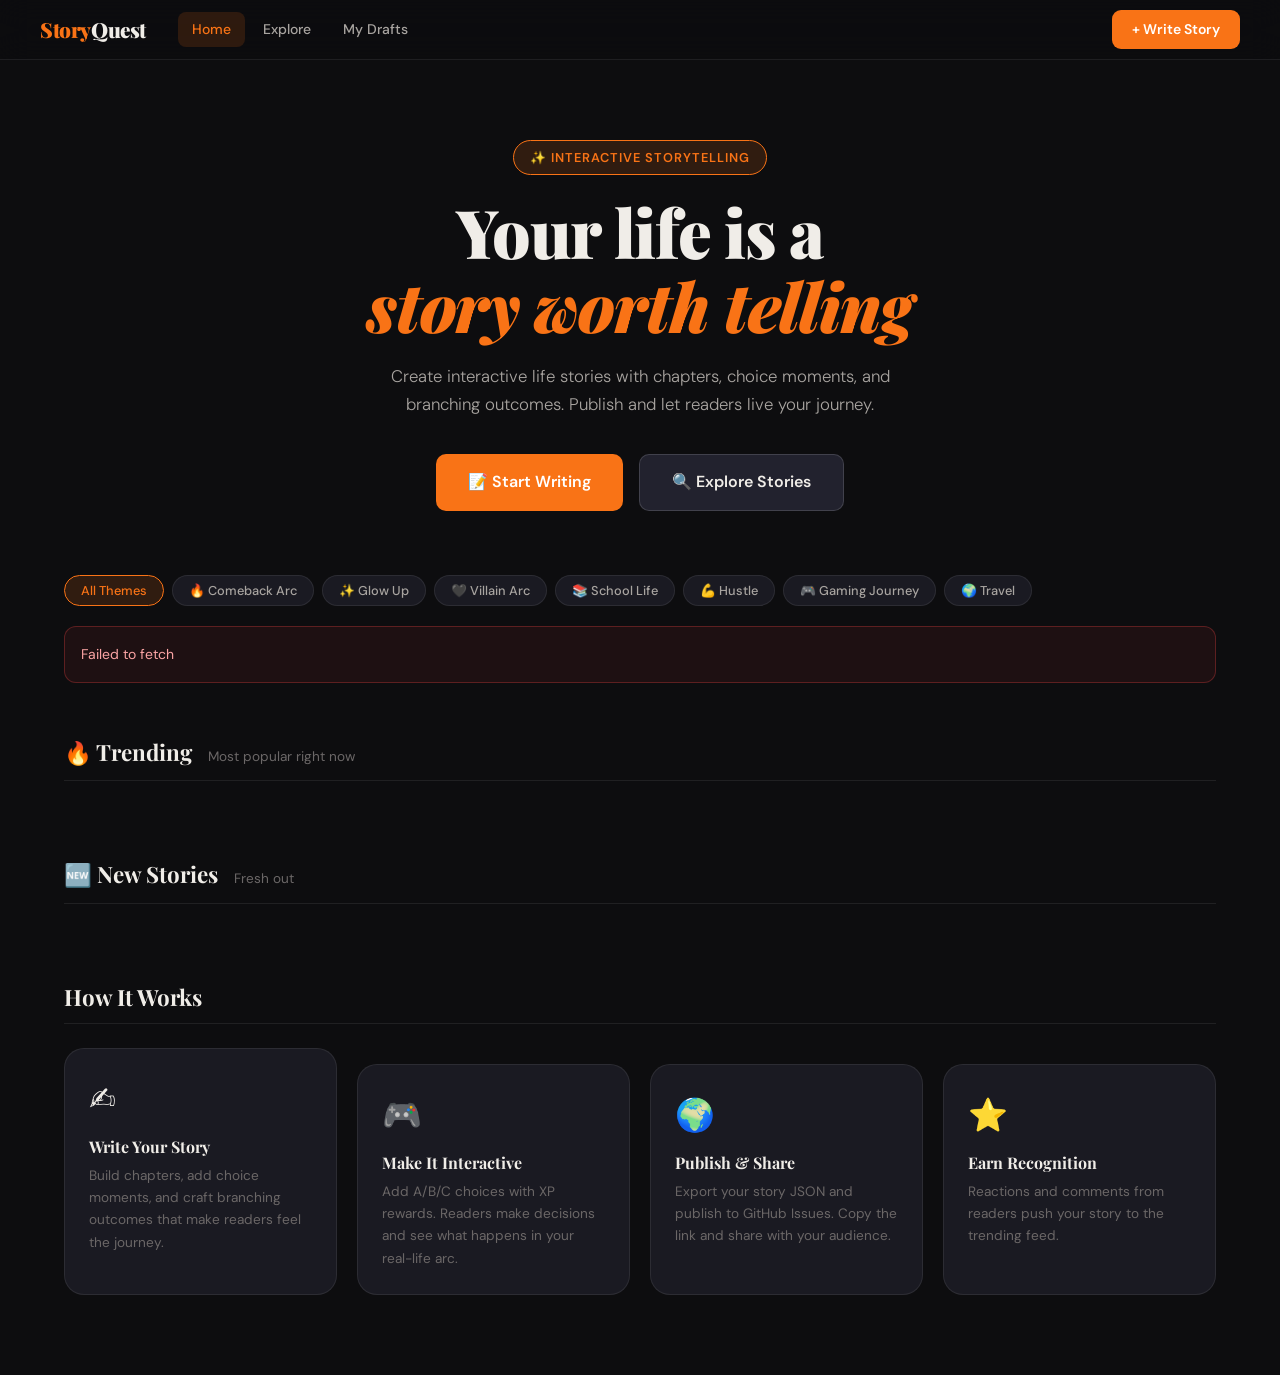
<file: index.html>
<!DOCTYPE html>
<html lang="en">
<head>
  <meta charset="UTF-8" />
  <meta name="viewport" content="width=device-width, initial-scale=1.0" />
  <title>StoryQuest — Live Your Story</title>
  <meta name="description" content="Create interactive life stories with chapters and choice moments. Share your journey with the world." />
  <link rel="stylesheet" href="assets/styles.css?v=13" />
</head>
<body>

<!-- ── Nav ── -->
<nav class="nav">
  <div class="nav__inner">
    <a class="nav__logo" href="index.html">Story<span>Quest</span></a>
    <div class="nav__links">
      <a class="nav__link" href="index.html">Home</a>
      <a class="nav__link" href="explore.html">Explore</a>
      <a class="nav__link" href="me.html">My Drafts</a>
    </div>
    <a class="nav__cta" href="editor.html">+ Write Story</a>
  </div>
</nav>

<!-- ── Hero ── -->
<div class="page">
  <section class="hero">
    <span class="hero__eyebrow">✨ Interactive Storytelling</span>
    <h1 class="hero__title">Your life is a<br><em>story worth telling</em></h1>
    <p class="hero__sub">Create interactive life stories with chapters, choice moments, and branching outcomes. Publish and let readers live your journey.</p>
    <div class="hero__actions">
      <a class="btn btn--primary" href="editor.html" style="font-size:1rem;padding:14px 32px">📝 Start Writing</a>
      <a class="btn btn--secondary" href="explore.html" style="font-size:1rem;padding:14px 32px">🔍 Explore Stories</a>
    </div>
  </section>

  <!-- Theme pill filters -->
  <div class="filter-pill-row" id="theme-pills">
    <button class="filter-pill filter-pill--active" data-theme="">All Themes</button>
  </div>

  <!-- Error banner -->
  <div class="error-banner hidden" id="feed-error"></div>

  <!-- Trending -->
  <section class="section" id="section-trending">
    <div class="section__header">
      <h2 class="section__title">🔥 Trending</h2>
      <span class="section__sub">Most popular right now</span>
    </div>
    <div class="stories-grid" id="grid-trending"></div>
  </section>

  <!-- New -->
  <section class="section" id="section-new">
    <div class="section__header">
      <h2 class="section__title">🆕 New Stories</h2>
      <span class="section__sub">Fresh out</span>
    </div>
    <div class="stories-grid" id="grid-new"></div>
    <div class="load-more-wrap">
      <button class="btn btn--secondary hidden" id="load-more-btn">Load More</button>
    </div>
  </section>

  <!-- How it works -->
  <section class="section">
    <div class="section__header">
      <h2 class="section__title">How It Works</h2>
    </div>
    <div style="display:grid;grid-template-columns:repeat(auto-fill,minmax(220px,1fr));gap:20px">
      <div class="card">
        <div style="font-size:2rem;margin-bottom:12px">✍️</div>
        <h3 style="margin-bottom:8px;font-size:1rem">Write Your Story</h3>
        <p class="text-muted" style="font-size:0.85rem">Build chapters, add choice moments, and craft branching outcomes that make readers feel the journey.</p>
      </div>
      <div class="card">
        <div style="font-size:2rem;margin-bottom:12px">🎮</div>
        <h3 style="margin-bottom:8px;font-size:1rem">Make It Interactive</h3>
        <p class="text-muted" style="font-size:0.85rem">Add A/B/C choices with XP rewards. Readers make decisions and see what happens in your real-life arc.</p>
      </div>
      <div class="card">
        <div style="font-size:2rem;margin-bottom:12px">🌍</div>
        <h3 style="margin-bottom:8px;font-size:1rem">Publish &amp; Share</h3>
        <p class="text-muted" style="font-size:0.85rem">Export your story JSON and publish to GitHub Issues. Copy the link and share with your audience.</p>
      </div>
      <div class="card">
        <div style="font-size:2rem;margin-bottom:12px">⭐</div>
        <h3 style="margin-bottom:8px;font-size:1rem">Earn Recognition</h3>
        <p class="text-muted" style="font-size:0.85rem">Reactions and comments from readers push your story to the trending feed.</p>
      </div>
    </div>
  </section>
</div>

<script src="assets/config.js?v=13"></script>
<script src="assets/app.js?v=13"></script>
<script src="assets/storage.js?v=13"></script>
<script src="assets/github.js?v=13"></script>
<script src="assets/feed.js?v=13"></script>
<script>
(function () {
  setActiveNav();

  // Build theme pills
  const pillRow = document.getElementById("theme-pills");
  THEMES.forEach(t => {
    const btn = document.createElement("button");
    btn.className   = "filter-pill";
    btn.dataset.theme = t.id;
    btn.textContent = `${t.emoji} ${t.label}`;
    pillRow.appendChild(btn);
  });

  let activeTheme = "";

  pillRow.querySelectorAll(".filter-pill").forEach(pill => {
    pill.addEventListener("click", () => {
      pillRow.querySelectorAll(".filter-pill").forEach(p => p.classList.remove("filter-pill--active"));
      pill.classList.add("filter-pill--active");
      activeTheme = pill.dataset.theme || "";
      loadAll();
    });
  });

  // Trending grid
  const gridTrending = document.getElementById("grid-trending");
  const gridNew      = document.getElementById("grid-new");
  const loadMoreBtn  = document.getElementById("load-more-btn");
  const errorBanner  = document.getElementById("feed-error");

  let trendingStories = [];
  let newPage         = 1;
  let newHasMore      = false;
  let newLoading      = false;

  async function loadAll() {
    newPage = 1;
    gridTrending.innerHTML = spinnerHtml();
    gridNew.innerHTML      = spinnerHtml();
    loadMoreBtn.classList.add("hidden");
    errorBanner.classList.add("hidden");

    try {
      const { stories } = await fetchPublishedStories({ page: 1, perPage: 20, themeFilter: activeTheme });

      // Trending: top 4 by score
      trendingStories = [...stories].sort((a, b) => trendingScore(b) - trendingScore(a)).slice(0, 4);
      renderGrid(gridTrending, trendingStories);

      // New: sorted by date
      const newStories = [...stories].sort((a, b) =>
        new Date(b._updatedAt || b.updatedAt) - new Date(a._updatedAt || a.updatedAt)
      );
      renderGrid(gridNew, newStories);

      newHasMore = stories.length >= 20;
      loadMoreBtn.classList.toggle("hidden", !newHasMore);
    } catch (err) {
      errorBanner.textContent = err.message;
      errorBanner.classList.remove("hidden");
      gridTrending.innerHTML = "";
      gridNew.innerHTML      = "";
    }
  }

  function renderGrid(el, list) {
    if (!list.length) {
      el.innerHTML = `<div class="empty-state" style="grid-column:1/-1">
        <div class="empty-state__icon">📖</div>
        <div class="empty-state__title">No stories yet</div>
        <p style="font-size:0.85rem">Be the first — <a href="editor.html" class="text-accent">write one!</a></p>
      </div>`;
      return;
    }
    el.innerHTML = list.map(s => storyCardHtml(s, `s.html?id=${s._issueNumber}`)).join("");
  }

  loadMoreBtn.addEventListener("click", async () => {
    if (newLoading || !newHasMore) return;
    newLoading = true;
    loadMoreBtn.disabled = true;
    try {
      newPage++;
      const { stories, hasMore } = await fetchPublishedStories({
        page: newPage, perPage: 12, themeFilter: activeTheme
      });
      newHasMore = hasMore;
      const newItems = [...stories].sort((a, b) =>
        new Date(b._updatedAt || b.updatedAt) - new Date(a._updatedAt || a.updatedAt)
      );
      newItems.forEach(s => {
        gridNew.insertAdjacentHTML("beforeend", storyCardHtml(s, `s.html?id=${s._issueNumber}`));
      });
      loadMoreBtn.classList.toggle("hidden", !newHasMore);
    } catch (err) {
      showToast(err.message, "error");
    } finally {
      newLoading = false;
      loadMoreBtn.disabled = false;
    }
  });

  loadAll();
})();
</script>
</body>
</html>
</file>
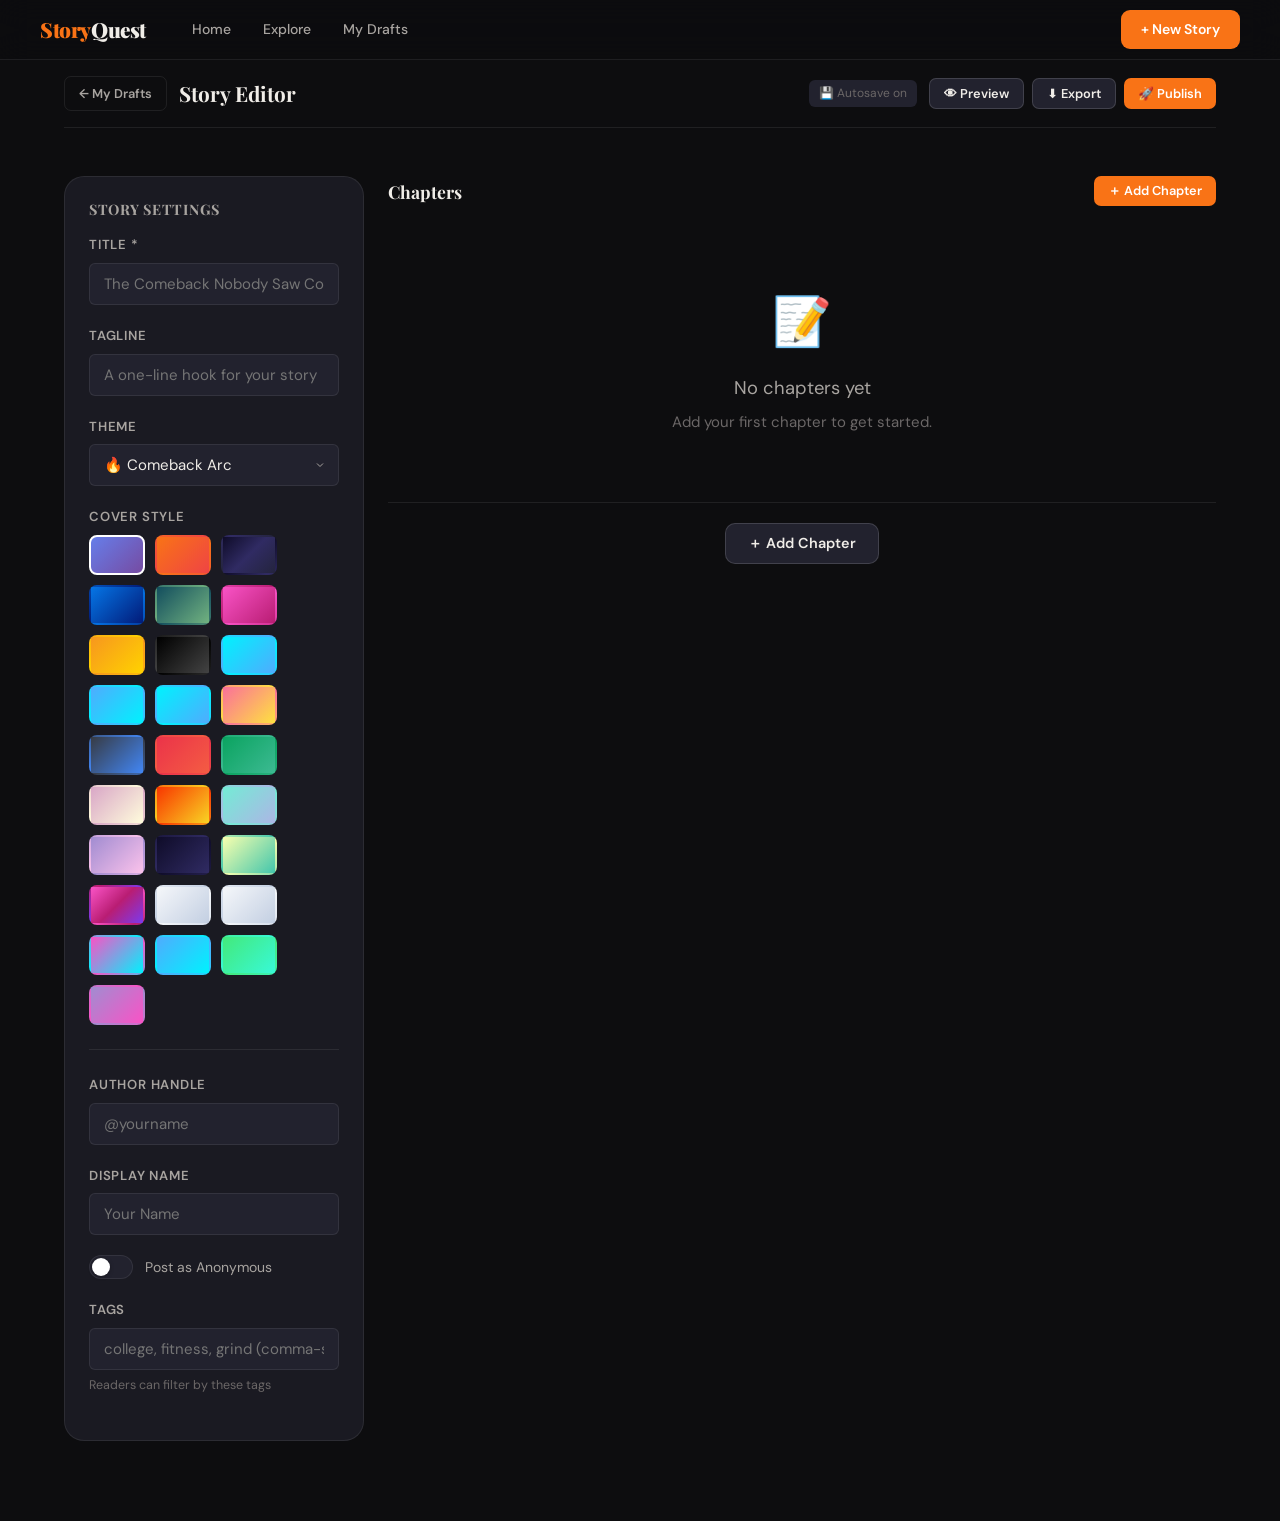
<file: editor.html>
<!DOCTYPE html>
<html lang="en">
<head>
  <meta charset="UTF-8" />
  <meta name="viewport" content="width=device-width, initial-scale=1.0" />
  <title>Story Editor — StoryQuest</title>
  <link rel="stylesheet" href="assets/styles.css?v=13" />
  <style>
    body { background: var(--bg); }
    .editor-page { padding: 0 24px 80px; max-width: var(--max-w); margin: 0 auto; }
  </style>
</head>
<body>

<nav class="nav">
  <div class="nav__inner">
    <a class="nav__logo" href="index.html">Story<span>Quest</span></a>
    <div class="nav__links">
      <a class="nav__link" href="index.html">Home</a>
      <a class="nav__link" href="explore.html">Explore</a>
      <a class="nav__link" href="me.html">My Drafts</a>
    </div>
    <a class="nav__cta" href="editor.html">+ New Story</a>
  </div>
</nav>

<div class="editor-page">
  <!-- Topbar -->
  <div class="editor-topbar">
    <a class="btn btn--ghost btn--sm" href="me.html">← My Drafts</a>
    <h1 id="editor-heading">Story Editor</h1>
    <span class="autosave-badge" id="autosave-badge">💾 Autosave on</span>
    <div style="display:flex;gap:8px;margin-left:auto">
      <button class="btn btn--secondary btn--sm" onclick="previewStory()">👁 Preview</button>
      <button class="btn btn--secondary btn--sm" onclick="exportStory()">⬇ Export</button>
      <button class="btn btn--primary btn--sm"   onclick="showPublishPanel()">🚀 Publish</button>
    </div>
  </div>

  <div class="editor-layout">
    <!-- Sidebar: story meta -->
    <aside class="editor-sidebar">
      <div class="card">
        <h3 style="font-size:0.9rem;font-weight:700;margin-bottom:16px;color:var(--text2);text-transform:uppercase;letter-spacing:0.05em">Story Settings</h3>

        <div class="form-group">
          <label class="form-label">Title *</label>
          <input class="form-input" id="ed-title" placeholder="The Comeback Nobody Saw Coming" />
        </div>

        <div class="form-group">
          <label class="form-label">Tagline</label>
          <input class="form-input" id="ed-tagline" placeholder="A one-line hook for your story" />
        </div>

        <div class="form-group">
          <label class="form-label">Theme</label>
          <select class="form-select" id="ed-theme"></select>
        </div>

        <div class="form-group">
          <label class="form-label">Cover Style</label>
          <div class="cover-picker" id="cover-swatches"></div>
        </div>

        <hr class="divider" />

        <div class="form-group">
          <label class="form-label">Author Handle</label>
          <input class="form-input" id="ed-handle" placeholder="@yourname" />
        </div>

        <div class="form-group">
          <label class="form-label">Display Name</label>
          <input class="form-input" id="ed-displayname" placeholder="Your Name" />
        </div>

        <div class="form-group">
          <div class="toggle-wrap">
            <input type="checkbox" class="toggle" id="ed-anon" />
            <label class="toggle-label" for="ed-anon">Post as Anonymous</label>
          </div>
        </div>

        <div class="form-group">
          <label class="form-label">Tags</label>
          <input class="form-input" id="ed-tags" placeholder="college, fitness, grind (comma-separated)" />
          <p class="form-hint">Readers can filter by these tags</p>
        </div>
      </div>
    </aside>

    <!-- Main: chapters -->
    <main class="editor-main">
      <div style="display:flex;justify-content:space-between;align-items:center;margin-bottom:20px">
        <h2 style="font-size:1.1rem;font-weight:700">Chapters</h2>
        <button class="btn btn--primary btn--sm" onclick="addChapter()">＋ Add Chapter</button>
      </div>

      <div id="chapters-container">
        <!-- Populated by editor.js -->
      </div>

      <div style="text-align:center;padding:20px 0;border-top:1px solid var(--border);margin-top:12px">
        <button class="btn btn--secondary" onclick="addChapter()">＋ Add Chapter</button>
      </div>

      <!-- Publish panel -->
      <div class="publish-panel hidden" id="publish-panel">
        <h2>🚀 How to Publish</h2>
        <p class="text-muted" style="font-size:0.875rem;margin-bottom:20px">
          StoryQuest uses GitHub Issues as its database. Follow these steps to make your story public:
        </p>

        <ol class="publish-steps">
          <li>
            Open the StoryQuest GitHub repository:
            <a href="https://github.com/TheshanBMR/StoryQuest/issues/new" target="_blank" rel="noopener">
              github.com/TheshanBMR/StoryQuest → Issues → New Issue
            </a>
          </li>
          <li>
            Set the issue <strong>Title</strong> to:
            <code style="background:var(--bg3);padding:2px 6px;border-radius:4px;font-size:0.85rem" id="issue-title-sug"></code>
          </li>
          <li>
            Copy the template below and paste it as the issue <strong>body</strong>:
          </li>
          <li>
            Add these <strong>Labels</strong>: <code style="background:var(--bg3);padding:2px 6px;border-radius:4px;font-size:0.85rem">published</code>, your theme label, and any tag labels.
          </li>
          <li>
            Click <strong>Submit new issue</strong>. Note the issue number (e.g., #42).
          </li>
          <li>
            Your story will be live at:
            <code style="background:var(--bg3);padding:2px 6px;border-radius:4px;font-size:0.85rem">
              https://theshanbmr.github.io/StoryQuest/s.html?id=ISSUE_NUMBER
            </code>
          </li>
        </ol>

        <div style="display:flex;justify-content:space-between;align-items:center;margin:16px 0 8px">
          <strong style="font-size:0.9rem">Issue Template</strong>
          <button class="btn btn--secondary btn--sm" onclick="copyIssueTemplate()">📋 Copy Template</button>
        </div>
        <div class="code-block" id="issue-template-code"></div>

        <hr class="divider" />

        <!-- OAuth Placeholder -->
        <div class="oauth-placeholder">
          <strong>🔮 Coming Soon: One-Click Publish</strong>
          This module will support GitHub OAuth / Device Flow to post the issue automatically.
          When implemented, replace this block with the OAuth init code and remove the manual steps above.
          <!-- OAUTH_PLACEHOLDER_MODULE_START -->
          <!-- Steps: 1) Redirect to GitHub OAuth  2) Exchange code for token  3) POST /repos/:owner/:repo/issues -->
          <!-- Do NOT store secrets here. Use GitHub Actions or a proxy if token exchange is needed. -->
          <!-- OAUTH_PLACEHOLDER_MODULE_END -->
        </div>
      </div>

    </main>
  </div><!-- /editor-layout -->
</div>

<script src="assets/config.js?v=13"></script>
<script src="assets/app.js?v=13"></script>
<script src="assets/storage.js?v=13"></script>
<script src="assets/github.js?v=13"></script>
<script src="assets/editor.js?v=13"></script>
<script>
(function () {
  setActiveNav();

  // Populate theme select
  const themeSelect = document.getElementById("ed-theme");
  THEMES.forEach(t => {
    const opt  = document.createElement("option");
    opt.value  = t.id;
    opt.textContent = `${t.emoji} ${t.label}`;
    themeSelect.appendChild(opt);
  });

  editorInit();
})();
</script>
</body>
</html>
</file>
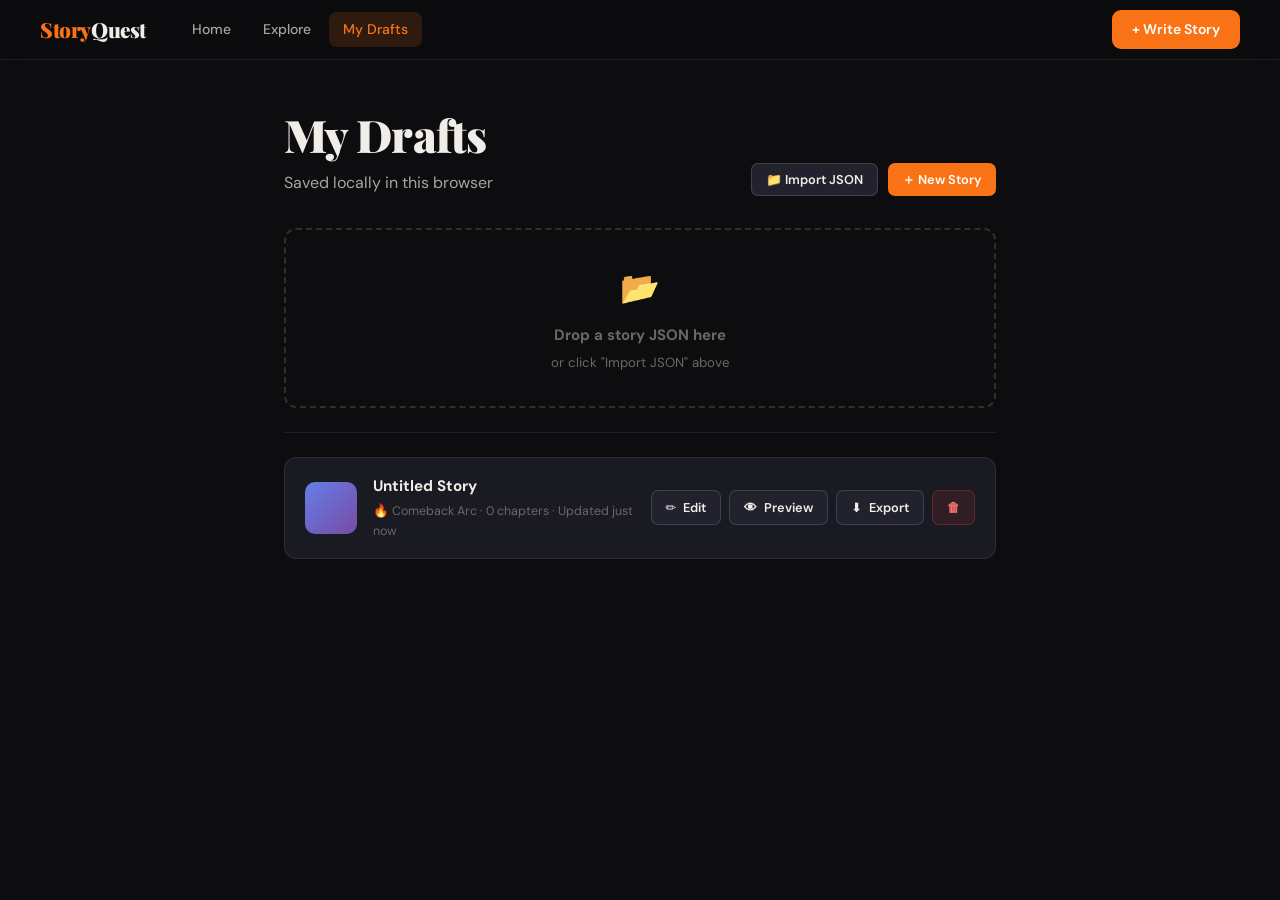
<file: me.html>
<!DOCTYPE html>
<html lang="en">
<head>
  <meta charset="UTF-8" />
  <meta name="viewport" content="width=device-width, initial-scale=1.0" />
  <title>My Drafts — StoryQuest</title>
  <link rel="stylesheet" href="assets/styles.css?v=13" />
</head>
<body>

<nav class="nav">
  <div class="nav__inner">
    <a class="nav__logo" href="index.html">Story<span>Quest</span></a>
    <div class="nav__links">
      <a class="nav__link" href="index.html">Home</a>
      <a class="nav__link" href="explore.html">Explore</a>
      <a class="nav__link" href="me.html">My Drafts</a>
    </div>
    <a class="nav__cta" href="editor.html">+ Write Story</a>
  </div>
</nav>

<div class="page--narrow">
  <div class="page-header" style="display:flex;align-items:flex-end;justify-content:space-between;flex-wrap:wrap;gap:16px">
    <div>
      <h1>My Drafts</h1>
      <p>Saved locally in this browser</p>
    </div>
    <div style="display:flex;gap:10px">
      <button class="btn btn--secondary btn--sm" id="import-btn">📁 Import JSON</button>
      <a class="btn btn--primary btn--sm" href="editor.html">＋ New Story</a>
    </div>
  </div>

  <!-- Import zone -->
  <div class="import-zone" id="import-zone">
    <div style="font-size:2rem;margin-bottom:8px">📂</div>
    <strong>Drop a story JSON here</strong>
    <p style="font-size:0.83rem;margin-top:4px">or click "Import JSON" above</p>
  </div>
  <input type="file" id="import-file-input" accept=".json,application/json" style="display:none" />

  <hr class="divider" />

  <!-- Drafts list -->
  <div id="drafts-list"></div>
</div>

<script src="assets/config.js?v=13"></script>
<script src="assets/app.js?v=13"></script>
<script src="assets/storage.js?v=13"></script>
<script src="assets/github.js?v=13"></script>
<script>
(function () {
  setActiveNav();

  const draftsList   = document.getElementById("drafts-list");
  const importZone   = document.getElementById("import-zone");
  const importBtn    = document.getElementById("import-btn");
  const importInput  = document.getElementById("import-file-input");

  function renderDrafts() {
    const drafts = listDrafts();
    if (!drafts.length) {
      draftsList.innerHTML = `
        <div class="empty-state">
          <div class="empty-state__icon">📝</div>
          <div class="empty-state__title">No drafts yet</div>
          <p style="margin-bottom:20px">Start writing your first story.</p>
          <a class="btn btn--primary" href="editor.html">✍️ Create Story</a>
        </div>`;
      return;
    }

    draftsList.innerHTML = drafts.map(story => {
      const theme = themeById(story.theme);
      const cover = coverCss(story.coverStyle);
      const chapters = (story.chapters || []).length;
      return `
        <div class="draft-item" data-id="${escHtml(story.id)}">
          <div class="draft-cover-thumb" style="background:${cover}"></div>
          <div class="draft-info">
            <div class="draft-title">${escHtml(story.title || "Untitled Story")}</div>
            <div class="draft-meta">
              ${escHtml(theme.emoji)} ${escHtml(theme.label)} &middot;
              ${chapters} chapter${chapters !== 1 ? "s" : ""} &middot;
              Updated ${timeAgo(story.updatedAt)}
            </div>
          </div>
          <div class="draft-actions">
            <a class="btn btn--secondary btn--sm" href="editor.html?draft=${escHtml(story.id)}">
              ✏️ <span>Edit</span>
            </a>
            <button class="btn btn--secondary btn--sm" onclick="previewDraft('${escHtml(story.id)}')">
              👁 <span>Preview</span>
            </button>
            <button class="btn btn--secondary btn--sm" onclick="exportDraft('${escHtml(story.id)}')">
              ⬇ <span>Export</span>
            </button>
            <button class="btn btn--danger btn--sm" onclick="removeDraft('${escHtml(story.id)}')">
              🗑
            </button>
          </div>
        </div>`;
    }).join("");
  }

  window.previewDraft = (id) => {
    window.open(`s.html?draft=${id}`, "_blank");
  };

  window.exportDraft = (id) => {
    const story = getDraft(id);
    if (story) exportDraftJSON(story);
  };

  window.removeDraft = (id) => {
    if (!confirm("Delete this draft? This cannot be undone.")) return;
    deleteDraft(id);
    showToast("Draft deleted");
    renderDrafts();
  };

  // ── Import ────────────────────────────────────────────────
  function handleImport(file) {
    if (!file || !file.name.endsWith(".json")) {
      showToast("Please select a .json file", "error");
      return;
    }
    importDraftJSON(file, (err, story) => {
      if (err) { showToast("Import failed: " + err.message, "error"); return; }
      showToast(`"${story.title || "Story"}" imported!`, "success");
      renderDrafts();
    });
  }

  importBtn.addEventListener("click", () => importInput.click());
  importInput.addEventListener("change", e => {
    if (e.target.files[0]) handleImport(e.target.files[0]);
    importInput.value = "";
  });

  // Drag-and-drop
  importZone.addEventListener("dragover", e => { e.preventDefault(); importZone.classList.add("import-zone--drag"); });
  importZone.addEventListener("dragleave", () => importZone.classList.remove("import-zone--drag"));
  importZone.addEventListener("drop", e => {
    e.preventDefault();
    importZone.classList.remove("import-zone--drag");
    const file = e.dataTransfer.files[0];
    if (file) handleImport(file);
  });
  importZone.addEventListener("click", () => importInput.click());

  renderDrafts();
})();
</script>
</body>
</html>
</file>
<file: assets/styles.css>
/* ============================================================
   StoryQuest — Global Styles
   Aesthetic: Dark editorial with amber/coral accent, cinematic
   ============================================================ */

@import url('https://fonts.googleapis.com/css2?family=Playfair+Display:ital,wght@0,700;0,900;1,700&family=DM+Sans:ital,opsz,wght@0,9..40,300;0,9..40,400;0,9..40,500;0,9..40,600;1,9..40,400&display=swap');

/* ── Reset ──────────────────────────────────────────────── */
*, *::before, *::after { box-sizing: border-box; margin: 0; padding: 0; }
html { scroll-behavior: smooth; }
img  { max-width: 100%; display: block; }

/* ── Variables ───────────────────────────────────────────── */
:root {
  --bg:         #0d0d0f;
  --bg2:        #141418;
  --bg3:        #1e1e24;
  --surface:    #1a1a22;
  --surface2:   #22222e;
  --border:     rgba(255,255,255,0.08);
  --border2:    rgba(255,255,255,0.14);

  --accent:     #f97316;
  --accent2:    #fb923c;
  --accent-dim: rgba(249,115,22,0.15);
  --gold:       #fbbf24;
  --teal:       #2dd4bf;
  --lavender:   #a78bfa;

  --text:       #f0ede8;
  --text2:      #a8a4a0;
  --text3:      #6b6767;

  --font-display: 'Playfair Display', Georgia, serif;
  --font-body:    'DM Sans', system-ui, sans-serif;

  --radius:     12px;
  --radius-lg:  20px;
  --radius-sm:  6px;
  --shadow:     0 8px 32px rgba(0,0,0,0.5);
  --shadow-sm:  0 2px 12px rgba(0,0,0,0.35);

  --nav-h:      60px;
  --max-w:      1200px;
  --content-w:  760px;
}

/* ── Base ────────────────────────────────────────────────── */
body {
  background: var(--bg);
  color: var(--text);
  font-family: var(--font-body);
  font-size: 15px;
  line-height: 1.65;
  min-height: 100vh;
  -webkit-font-smoothing: antialiased;
}

a { color: inherit; text-decoration: none; }
button { cursor: pointer; font-family: inherit; }
input, textarea, select {
  font-family: inherit;
  font-size: inherit;
  color: var(--text);
}

h1,h2,h3,h4 { font-family: var(--font-display); line-height: 1.2; }

/* ── Nav ─────────────────────────────────────────────────── */
.nav {
  position: sticky; top: 0; z-index: 100;
  height: var(--nav-h);
  background: rgba(13,13,15,0.92);
  backdrop-filter: blur(16px);
  border-bottom: 1px solid var(--border);
  display: flex; align-items: center;
  padding: 0 24px;
}
.nav__inner {
  max-width: var(--max-w);
  width: 100%;
  margin: 0 auto;
  display: flex; align-items: center; gap: 32px;
}
.nav__logo {
  font-family: var(--font-display);
  font-size: 1.3rem;
  font-weight: 900;
  color: var(--accent);
  letter-spacing: -0.02em;
  white-space: nowrap;
}
.nav__logo span { color: var(--text); }
.nav__links {
  display: flex; align-items: center; gap: 4px;
  flex: 1;
}
.nav__link {
  padding: 6px 14px;
  border-radius: 8px;
  font-size: 0.875rem;
  font-weight: 500;
  color: var(--text2);
  transition: color 0.18s, background 0.18s;
}
.nav__link:hover { color: var(--text); background: var(--surface2); }
.nav__link--active { color: var(--accent); background: var(--accent-dim); }
.nav__cta {
  margin-left: auto;
  padding: 8px 20px;
  background: var(--accent);
  color: #fff;
  border-radius: 9px;
  font-size: 0.875rem;
  font-weight: 600;
  transition: background 0.18s, transform 0.12s;
  white-space: nowrap;
}
.nav__cta:hover { background: var(--accent2); transform: translateY(-1px); }

/* ── Page wrapper ────────────────────────────────────────── */
.page { max-width: var(--max-w); margin: 0 auto; padding: 0 24px 80px; }
.page--narrow { max-width: var(--content-w); margin: 0 auto; padding: 0 24px 80px; }

/* ── Hero ────────────────────────────────────────────────── */
.hero {
  padding: 80px 0 64px;
  text-align: center;
  position: relative;
}
.hero__eyebrow {
  display: inline-block;
  padding: 6px 16px;
  background: var(--accent-dim);
  border: 1px solid var(--accent);
  border-radius: 100px;
  font-size: 0.8rem;
  font-weight: 600;
  color: var(--accent);
  letter-spacing: 0.08em;
  text-transform: uppercase;
  margin-bottom: 20px;
}
.hero__title {
  font-size: clamp(2.4rem, 6vw, 4.2rem);
  font-weight: 900;
  line-height: 1.1;
  margin-bottom: 20px;
  letter-spacing: -0.02em;
}
.hero__title em { color: var(--accent); font-style: italic; }
.hero__sub {
  max-width: 540px;
  margin: 0 auto 36px;
  color: var(--text2);
  font-size: 1.05rem;
  font-weight: 300;
}
.hero__actions { display: flex; gap: 16px; justify-content: center; flex-wrap: wrap; }

/* ── Section ─────────────────────────────────────────────── */
.section { margin-top: 56px; }
.section__header {
  display: flex; align-items: baseline; gap: 16px;
  margin-bottom: 24px;
  border-bottom: 1px solid var(--border);
  padding-bottom: 12px;
}
.section__title {
  font-size: 1.4rem;
  font-weight: 700;
  color: var(--text);
}
.section__sub { font-size: 0.85rem; color: var(--text3); }

/* ── Grid ────────────────────────────────────────────────── */
.stories-grid {
  display: grid;
  grid-template-columns: repeat(auto-fill, minmax(280px, 1fr));
  gap: 24px;
}

/* ── Story Card ──────────────────────────────────────────── */
.story-card {
  display: flex; flex-direction: column;
  background: var(--surface);
  border: 1px solid var(--border);
  border-radius: var(--radius-lg);
  overflow: hidden;
  transition: transform 0.2s, box-shadow 0.2s, border-color 0.2s;
}
.story-card:hover {
  transform: translateY(-4px);
  box-shadow: var(--shadow);
  border-color: var(--border2);
}
.story-card__cover {
  height: 140px;
  position: relative;
  display: flex; align-items: flex-end;
  padding: 12px;
}
.theme-badge {
  display: inline-flex;
  align-items: center;
  gap: 5px;
  padding: 4px 10px;
  background: rgba(0,0,0,0.55);
  border-radius: 100px;
  font-size: 0.75rem;
  font-weight: 600;
  color: #fff;
  backdrop-filter: blur(6px);
}
.story-card__body { padding: 16px; flex: 1; display: flex; flex-direction: column; }
.story-card__title {
  font-size: 1.05rem;
  font-weight: 700;
  color: var(--text);
  margin-bottom: 4px;
  line-height: 1.3;
  display: -webkit-box;
  -webkit-line-clamp: 2;
  -webkit-box-orient: vertical;
  overflow: hidden;
}
.story-card__tagline {
  font-size: 0.82rem;
  color: var(--text2);
  flex: 1;
  display: -webkit-box;
  -webkit-line-clamp: 2;
  -webkit-box-orient: vertical;
  overflow: hidden;
  margin-bottom: 10px;
}
.story-card__meta {
  display: flex; justify-content: space-between;
  font-size: 0.78rem; color: var(--text3);
  margin-bottom: 6px;
}
.story-card__stats {
  display: flex; gap: 12px;
  font-size: 0.78rem; color: var(--text3);
}

/* ── Buttons ─────────────────────────────────────────────── */
.btn {
  display: inline-flex; align-items: center; gap: 7px;
  padding: 10px 22px;
  border-radius: 10px;
  border: none;
  font-size: 0.9rem;
  font-weight: 600;
  transition: all 0.18s;
  cursor: pointer;
}
.btn--primary {
  background: var(--accent);
  color: #fff;
}
.btn--primary:hover { background: var(--accent2); transform: translateY(-1px); }
.btn--secondary {
  background: var(--surface2);
  color: var(--text);
  border: 1px solid var(--border2);
}
.btn--secondary:hover { background: var(--bg3); transform: translateY(-1px); }
.btn--ghost {
  background: transparent;
  color: var(--text2);
  border: 1px solid var(--border);
}
.btn--ghost:hover { color: var(--text); border-color: var(--border2); }
.btn--danger {
  background: rgba(239,68,68,0.1);
  color: #f87171;
  border: 1px solid rgba(239,68,68,0.25);
}
.btn--danger:hover { background: rgba(239,68,68,0.2); }
.btn--sm { padding: 6px 14px; font-size: 0.8rem; border-radius: 7px; }
.btn--icon { padding: 8px; border-radius: 8px; }
.btn:disabled { opacity: 0.45; cursor: not-allowed; }

/* ── Form elements ───────────────────────────────────────── */
.form-group { margin-bottom: 20px; }
.form-label {
  display: block;
  font-size: 0.82rem;
  font-weight: 600;
  color: var(--text2);
  text-transform: uppercase;
  letter-spacing: 0.06em;
  margin-bottom: 7px;
}
.form-input, .form-textarea, .form-select {
  width: 100%;
  background: var(--surface2);
  border: 1px solid var(--border);
  border-radius: var(--radius-sm);
  padding: 10px 14px;
  color: var(--text);
  transition: border-color 0.18s, box-shadow 0.18s;
  outline: none;
}
.form-input:focus,
.form-textarea:focus,
.form-select:focus {
  border-color: var(--accent);
  box-shadow: 0 0 0 3px var(--accent-dim);
}
.form-textarea { resize: vertical; min-height: 120px; line-height: 1.6; }
.form-select { appearance: none; background-image: url("data:image/svg+xml,%3Csvg xmlns='http://www.w3.org/2000/svg' width='12' height='12' viewBox='0 0 24 24' fill='none' stroke='%23a8a4a0' stroke-width='2'%3E%3Cpolyline points='6 9 12 15 18 9'/%3E%3C/svg%3E"); background-repeat: no-repeat; background-position: right 12px center; padding-right: 36px; }
.form-hint { font-size: 0.78rem; color: var(--text3); margin-top: 5px; }
.form-row { display: grid; grid-template-columns: 1fr 1fr; gap: 16px; }

/* Toggle */
.toggle-wrap { display: flex; align-items: center; gap: 12px; }
.toggle { width: 44px; height: 24px; background: var(--surface2); border: 1px solid var(--border); border-radius: 100px; position: relative; cursor: pointer; transition: background 0.2s; appearance: none; }
.toggle:checked { background: var(--accent); border-color: var(--accent); }
.toggle::after { content: ""; position: absolute; width: 18px; height: 18px; background: #fff; border-radius: 50%; top: 2px; left: 2px; transition: transform 0.2s; box-shadow: 0 1px 4px rgba(0,0,0,0.3); }
.toggle:checked::after { transform: translateX(20px); }
.toggle-label { font-size: 0.875rem; color: var(--text2); }

/* ── Card ────────────────────────────────────────────────── */
.card {
  background: var(--surface);
  border: 1px solid var(--border);
  border-radius: var(--radius-lg);
  padding: 24px;
}
.card + .card { margin-top: 16px; }

/* ── Tags ────────────────────────────────────────────────── */
.tag-list { display: flex; flex-wrap: wrap; gap: 8px; margin-top: 6px; }
.tag {
  padding: 4px 12px;
  background: var(--surface2);
  border: 1px solid var(--border);
  border-radius: 100px;
  font-size: 0.75rem;
  font-weight: 500;
  color: var(--text2);
}
.tag--accent { background: var(--accent-dim); border-color: var(--accent); color: var(--accent); }

/* ── Page header ─────────────────────────────────────────── */
.page-header { padding: 48px 0 32px; }
.page-header h1 { font-size: clamp(1.8rem,4vw,2.8rem); font-weight: 900; letter-spacing: -0.02em; }
.page-header p  { color: var(--text2); margin-top: 8px; font-size: 1rem; }

/* ── Filters ─────────────────────────────────────────────── */
.filters {
  display: flex; flex-wrap: wrap; gap: 12px;
  align-items: center;
  padding: 20px;
  background: var(--surface);
  border: 1px solid var(--border);
  border-radius: var(--radius);
  margin-bottom: 28px;
}
.filters label { font-size: 0.8rem; font-weight: 600; color: var(--text3); text-transform: uppercase; }
.filters .form-select,
.filters .form-input { flex: 1; min-width: 140px; }
.filter-pill-row { display: flex; flex-wrap: wrap; gap: 8px; margin-bottom: 20px; }
.filter-pill {
  padding: 6px 16px;
  border-radius: 100px;
  border: 1px solid var(--border);
  background: var(--surface);
  font-size: 0.8rem;
  font-weight: 500;
  color: var(--text2);
  cursor: pointer;
  transition: all 0.15s;
}
.filter-pill:hover,
.filter-pill--active { background: var(--accent-dim); border-color: var(--accent); color: var(--accent); }

/* ── Load more ───────────────────────────────────────────── */
.load-more-wrap { text-align: center; margin-top: 40px; }

/* ── Editor layout ───────────────────────────────────────── */
.editor-layout {
  display: grid;
  grid-template-columns: 300px 1fr;
  gap: 24px;
  align-items: start;
  padding-top: 24px;
}
.editor-sidebar {
  position: sticky; top: calc(var(--nav-h) + 16px);
}
.editor-main { min-width: 0; }
.editor-topbar {
  display: flex; align-items: center; gap: 12px;
  padding: 16px 0;
  border-bottom: 1px solid var(--border);
  margin-bottom: 24px;
}
.editor-topbar h1 { font-size: 1.3rem; flex: 1; font-weight: 700; }
.autosave-badge {
  font-size: 0.75rem; color: var(--text3);
  background: var(--surface2);
  border-radius: 6px;
  padding: 4px 10px;
}
.autosave-badge--saved { color: var(--teal); }

/* Chapter cards in editor */
.chapter-card {
  background: var(--surface);
  border: 1px solid var(--border);
  border-radius: var(--radius-lg);
  margin-bottom: 20px;
  overflow: hidden;
}
.chapter-card__head {
  display: flex; align-items: center; gap: 10px;
  padding: 14px 18px;
  cursor: pointer;
  background: var(--bg3);
  border-bottom: 1px solid var(--border);
  user-select: none;
}
.chapter-card__head:hover { background: var(--surface2); }
.chapter-drag { color: var(--text3); font-size: 1.1rem; }
.chapter-num {
  width: 26px; height: 26px;
  background: var(--accent-dim);
  border: 1px solid var(--accent);
  border-radius: 50%;
  display: flex; align-items: center; justify-content: center;
  font-size: 0.75rem; font-weight: 700; color: var(--accent);
  flex-shrink: 0;
}
.chapter-title-preview { flex: 1; font-size: 0.9rem; font-weight: 600; }
.chapter-card__body { padding: 18px; }

/* Choice builder */
.choice-block {
  background: var(--bg3);
  border: 1px solid var(--border);
  border-radius: var(--radius);
  padding: 14px;
  margin-top: 14px;
}
.choice-block h4 { font-size: 0.85rem; font-weight: 700; color: var(--text2); margin-bottom: 10px; }
.option-row {
  display: grid; grid-template-columns: 28px 1fr 70px auto;
  gap: 8px; align-items: center;
  margin-bottom: 8px;
}
.option-letter {
  width: 26px; height: 26px; border-radius: 50%;
  background: var(--surface2);
  display: flex; align-items: center; justify-content: center;
  font-size: 0.75rem; font-weight: 700; color: var(--text2);
  flex-shrink: 0;
}
.option-row .form-input { font-size: 0.83rem; padding: 7px 10px; }
.option-xp { font-size: 0.8rem; padding: 7px 10px; }

/* ── Viewer ──────────────────────────────────────────────── */
.viewer-wrap {
  max-width: 680px;
  margin: 0 auto;
  padding: 32px 24px 80px;
}
.viewer-cover {
  height: 260px;
  border-radius: var(--radius-lg);
  position: relative;
  display: flex; align-items: flex-end;
  padding: 24px;
  margin-bottom: 32px;
  overflow: hidden;
}
.viewer-cover::after {
  content: "";
  position: absolute; inset: 0;
  background: linear-gradient(to top, rgba(0,0,0,0.7) 0%, transparent 50%);
}
.viewer-cover__content { position: relative; z-index: 1; }
.viewer-cover__title {
  font-size: clamp(1.6rem, 4vw, 2.4rem);
  font-weight: 900;
  color: #fff;
  line-height: 1.15;
}
.viewer-cover__meta { color: rgba(255,255,255,0.7); font-size: 0.85rem; margin-top: 6px; }

.xp-bar {
  display: flex; align-items: center; gap: 12px;
  background: var(--surface);
  border: 1px solid var(--border);
  border-radius: 100px;
  padding: 8px 16px;
  font-size: 0.82rem;
  margin-bottom: 24px;
}
.xp-bar__label { color: var(--text2); }
.xp-bar__val   { color: var(--gold); font-weight: 700; font-size: 1rem; }
.xp-bar__track {
  flex: 1; height: 6px; background: var(--surface2); border-radius: 100px; overflow: hidden;
}
.xp-bar__fill {
  height: 100%; background: linear-gradient(90deg, var(--gold), var(--accent));
  border-radius: 100px;
  transition: width 0.4s ease;
}

.chapter-card--viewer {
  background: var(--surface);
  border: 1px solid var(--border);
  border-radius: var(--radius-lg);
  padding: 28px;
  margin-bottom: 24px;
  animation: fadeUp 0.3s ease;
}
@keyframes fadeUp {
  from { opacity: 0; transform: translateY(16px); }
  to   { opacity: 1; transform: translateY(0); }
}
.chapter-card--viewer h2 {
  font-size: 1.4rem;
  margin-bottom: 16px;
  color: var(--accent);
}
.chapter-body {
  font-size: 1rem;
  line-height: 1.85;
  color: var(--text);
}

.choices-block {
  margin-top: 28px;
  padding: 20px;
  background: var(--bg3);
  border: 1px solid var(--border);
  border-radius: var(--radius);
}
.choices-block h3 { font-size: 0.95rem; margin-bottom: 14px; color: var(--text2); }
.choice-option-btn {
  width: 100%;
  display: flex; align-items: flex-start; gap: 12px;
  padding: 12px 16px;
  background: var(--surface);
  border: 1px solid var(--border);
  border-radius: var(--radius-sm);
  color: var(--text);
  font-size: 0.9rem;
  text-align: left;
  transition: all 0.18s;
  margin-bottom: 8px;
}
.choice-option-btn:hover:not(:disabled) {
  border-color: var(--accent);
  background: var(--accent-dim);
  transform: translateX(4px);
}
.choice-option-btn.chosen  { border-color: var(--teal); background: rgba(45,212,191,0.1); }
.choice-option-btn.skipped { opacity: 0.4; }
.choice-option-btn:disabled { cursor: default; }
.choice-opt-letter {
  width: 26px; height: 26px; border-radius: 50%;
  background: var(--surface2);
  display: flex; align-items: center; justify-content: center;
  font-size: 0.75rem; font-weight: 700; flex-shrink: 0;
}
.choice-opt-text { flex: 1; }
.choice-opt-xp   { color: var(--gold); font-size: 0.8rem; font-weight: 700; white-space: nowrap; }
.outcome-text {
  margin-top: 10px;
  padding: 10px 14px;
  background: rgba(45,212,191,0.08);
  border-left: 3px solid var(--teal);
  border-radius: 0 var(--radius-sm) var(--radius-sm) 0;
  font-size: 0.87rem;
  color: var(--text2);
}

.nav-btns {
  display: flex; gap: 12px; justify-content: flex-end;
  margin-top: 20px;
}

.end-screen {
  text-align: center;
  padding: 48px 24px;
  background: var(--surface);
  border: 1px solid var(--border);
  border-radius: var(--radius-lg);
}
.end-screen__xp {
  font-size: 4rem;
  font-weight: 900;
  color: var(--gold);
  font-family: var(--font-display);
  line-height: 1;
  margin-bottom: 8px;
}
.end-screen__title { font-size: 1.6rem; margin-bottom: 8px; }
.end-screen__sub   { color: var(--text2); margin-bottom: 28px; }
.share-box {
  background: var(--bg3);
  border: 1px solid var(--border);
  border-radius: var(--radius);
  padding: 20px;
  margin-top: 20px;
  text-align: left;
}
.share-box h3 { font-size: 0.95rem; margin-bottom: 10px; }
.share-url {
  display: flex; gap: 8px;
}
.share-url input { flex: 1; font-size: 0.83rem; padding: 8px 12px; background: var(--surface2); border: 1px solid var(--border); border-radius: 6px; color: var(--text); }

/* ── My drafts page ──────────────────────────────────────── */
.draft-item {
  display: flex; align-items: center; gap: 16px;
  padding: 16px 20px;
  background: var(--surface);
  border: 1px solid var(--border);
  border-radius: var(--radius);
  margin-bottom: 12px;
  transition: border-color 0.18s;
}
.draft-item:hover { border-color: var(--border2); }
.draft-cover-thumb {
  width: 52px; height: 52px; border-radius: 10px; flex-shrink: 0;
}
.draft-info { flex: 1; min-width: 0; }
.draft-title { font-size: 0.95rem; font-weight: 700; white-space: nowrap; overflow: hidden; text-overflow: ellipsis; }
.draft-meta  { font-size: 0.78rem; color: var(--text3); margin-top: 2px; }
.draft-actions { display: flex; gap: 8px; flex-shrink: 0; }

/* ── Publish panel ───────────────────────────────────────── */
.publish-panel {
  background: var(--surface);
  border: 1px solid var(--border);
  border-radius: var(--radius-lg);
  padding: 24px;
  margin-top: 24px;
}
.publish-panel h2 { font-size: 1.15rem; font-weight: 700; margin-bottom: 16px; }
.publish-steps { counter-reset: steps; list-style: none; }
.publish-steps li {
  counter-increment: steps;
  position: relative;
  padding: 10px 16px 10px 44px;
  border-left: 2px solid var(--border);
  margin-bottom: 8px;
  font-size: 0.9rem;
  color: var(--text2);
}
.publish-steps li::before {
  content: counter(steps);
  position: absolute; left: -14px;
  width: 26px; height: 26px;
  background: var(--bg3);
  border: 1px solid var(--border);
  border-radius: 50%;
  display: flex; align-items: center; justify-content: center;
  font-size: 0.78rem; font-weight: 700; color: var(--accent);
}
.publish-steps a { color: var(--accent); }
.code-block {
  background: var(--bg);
  border: 1px solid var(--border);
  border-radius: var(--radius-sm);
  padding: 14px;
  font-family: monospace;
  font-size: 0.78rem;
  white-space: pre-wrap;
  word-break: break-all;
  color: var(--text2);
  max-height: 280px;
  overflow-y: auto;
  margin-top: 12px;
}
.oauth-placeholder {
  background: var(--surface2);
  border: 1px dashed var(--border2);
  border-radius: var(--radius);
  padding: 20px;
  margin-top: 20px;
  text-align: center;
  color: var(--text3);
  font-size: 0.83rem;
}
.oauth-placeholder strong { display: block; color: var(--lavender); margin-bottom: 4px; }

/* ── Toast ───────────────────────────────────────────────── */
#sq-toast-container {
  position: fixed;
  bottom: 28px; right: 28px;
  z-index: 9999;
  display: flex; flex-direction: column; gap: 10px;
}
.sq-toast {
  padding: 12px 20px;
  background: var(--surface2);
  border: 1px solid var(--border2);
  border-radius: 10px;
  font-size: 0.875rem;
  color: var(--text);
  box-shadow: var(--shadow);
  opacity: 0;
  transform: translateY(12px);
  transition: opacity 0.3s, transform 0.3s;
  max-width: 340px;
}
.sq-toast--show { opacity: 1; transform: none; }
.sq-toast--success { border-color: var(--teal); }
.sq-toast--error   { border-color: #f87171; }

/* ── Spinner ─────────────────────────────────────────────── */
.sq-spinner {
  display: flex; gap: 6px; align-items: center;
  justify-content: center; padding: 32px;
}
.sq-spinner div {
  width: 10px; height: 10px;
  background: var(--accent);
  border-radius: 50%;
  animation: sqBounce 1.2s infinite ease-in-out;
}
.sq-spinner div:nth-child(1) { animation-delay: -0.32s; }
.sq-spinner div:nth-child(2) { animation-delay: -0.16s; }
@keyframes sqBounce {
  0%, 80%, 100% { transform: scale(0.6); opacity: 0.4; }
  40%            { transform: scale(1.0); opacity: 1; }
}

/* ── Empty state ─────────────────────────────────────────── */
.empty-state {
  text-align: center; padding: 56px 24px;
  color: var(--text3);
}
.empty-state__icon { font-size: 3rem; margin-bottom: 12px; }
.empty-state__title { font-size: 1.15rem; color: var(--text2); margin-bottom: 6px; }

/* ── Error state ─────────────────────────────────────────── */
.error-banner {
  background: rgba(239,68,68,0.08);
  border: 1px solid rgba(239,68,68,0.3);
  border-radius: var(--radius);
  padding: 16px;
  color: #fca5a5;
  font-size: 0.875rem;
  margin-bottom: 20px;
}

/* ── Cover style picker ──────────────────────────────────── */
.cover-picker { display: flex; flex-wrap: wrap; gap: 10px; }
.cover-swatch {
  width: 56px; height: 40px; border-radius: 8px; cursor: pointer;
  border: 2px solid transparent;
  transition: transform 0.15s, border-color 0.15s;
}
.cover-swatch:hover { transform: scale(1.08); }
.cover-swatch--active { border-color: #fff; }

/* ── Divider ─────────────────────────────────────────────── */
.divider { border: none; border-top: 1px solid var(--border); margin: 24px 0; }

/* ── Import zone ─────────────────────────────────────────── */
.import-zone {
  border: 2px dashed var(--border2);
  border-radius: var(--radius);
  padding: 32px;
  text-align: center;
  color: var(--text3);
  cursor: pointer;
  transition: border-color 0.18s, background 0.18s;
}
.import-zone:hover,
.import-zone--drag { border-color: var(--accent); background: var(--accent-dim); color: var(--text2); }

/* ── Responsive ──────────────────────────────────────────── */
@media (max-width: 768px) {
  .editor-layout { grid-template-columns: 1fr; }
  .editor-sidebar { position: static; }
  .nav__links .nav__link:not(.nav__link--active) { display: none; }
  .form-row { grid-template-columns: 1fr; }
  .option-row { grid-template-columns: 28px 1fr 60px auto; gap: 6px; }
  .hero { padding: 48px 0 40px; }
  .share-url { flex-direction: column; }
}
@media (max-width: 480px) {
  .nav { padding: 0 16px; }
  .page, .page--narrow { padding: 0 16px 60px; }
  .draft-actions .btn span { display: none; }
}

/* ── Misc ────────────────────────────────────────────────── */
.text-muted  { color: var(--text3); }
.text-accent { color: var(--accent); }
.text-gold   { color: var(--gold); }
.mt-4  { margin-top: 16px; }
.mt-6  { margin-top: 24px; }
.gap-2 { gap: 8px; }
.flex  { display: flex; }
.flex-center { display: flex; align-items: center; }
.hidden { display: none !important; }
</file>
